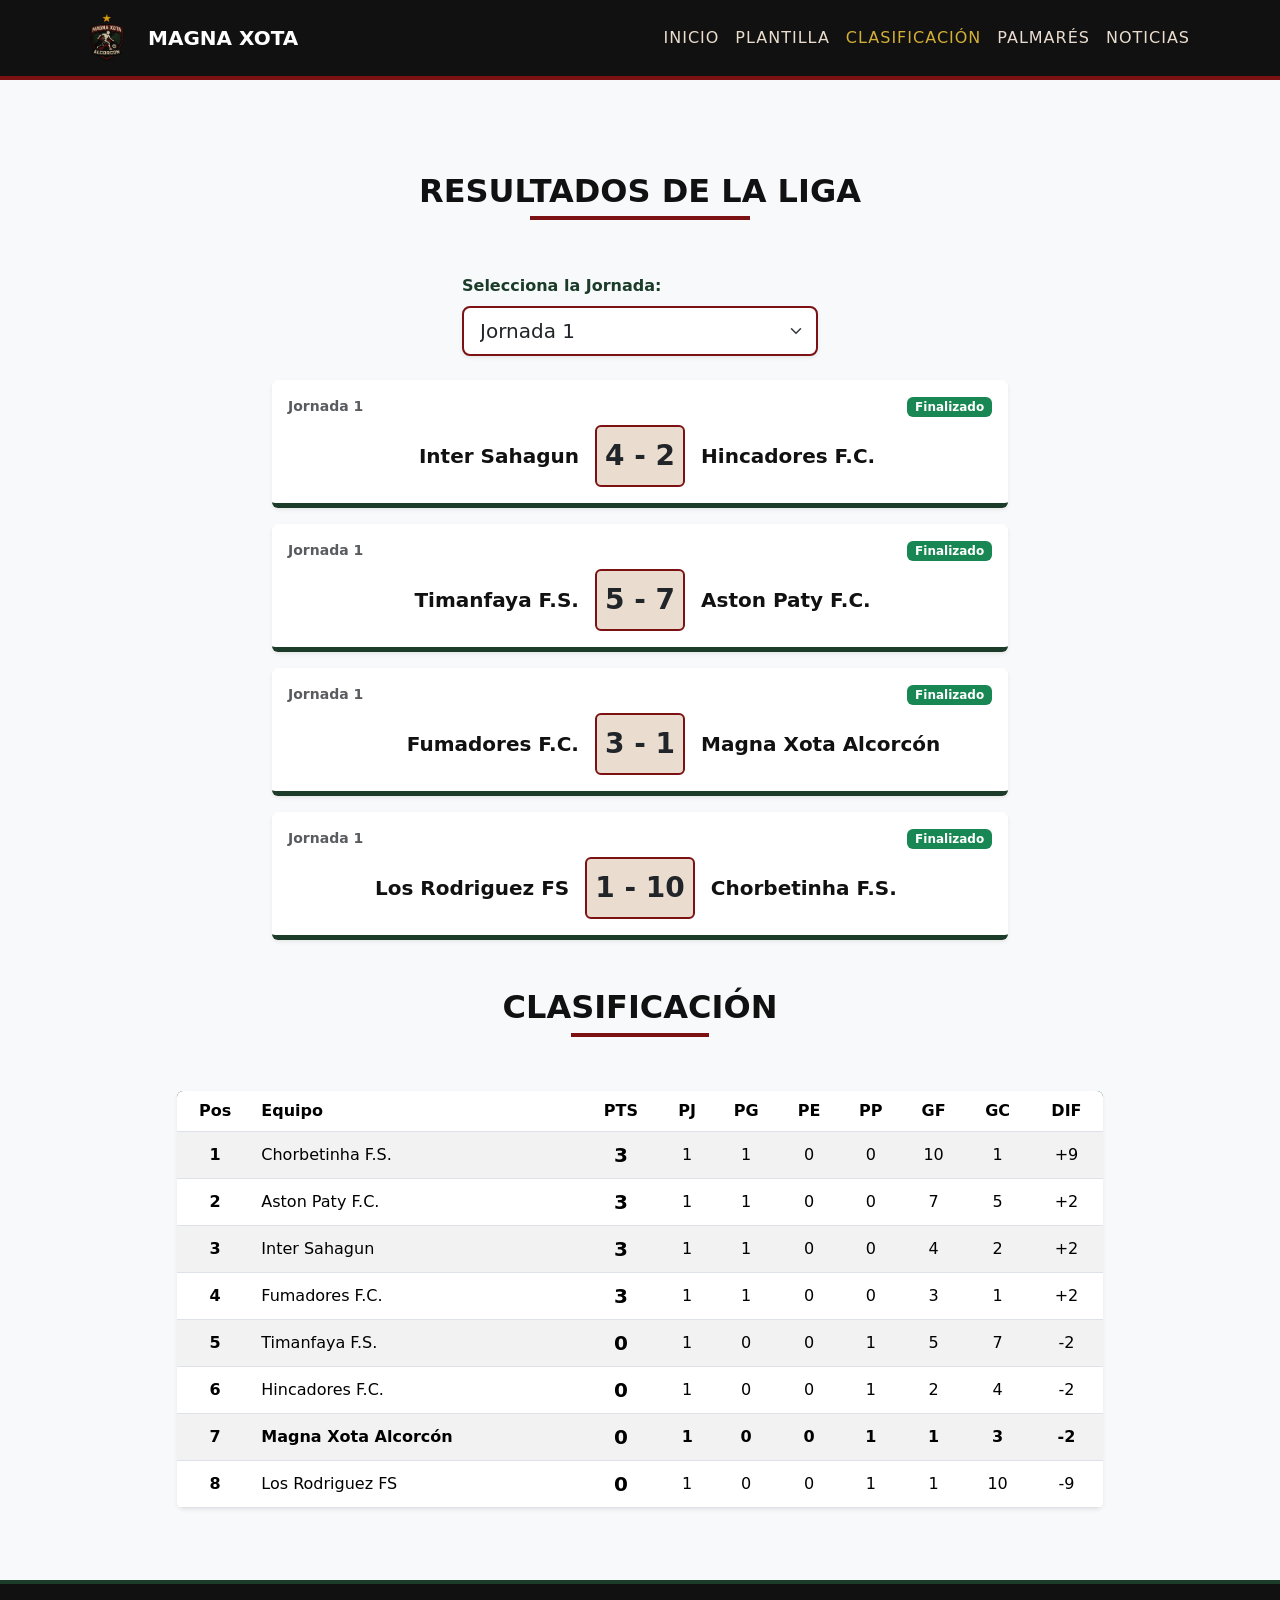
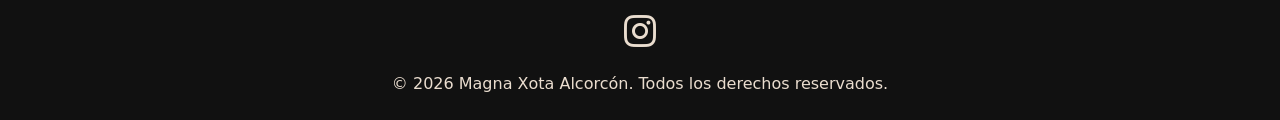
<file: clasificacion.html>
<!DOCTYPE html>
<html lang="es">
<head>
    <meta charset="UTF-8">
    <meta name="viewport" content="width=device-width, initial-scale=1.0">
    <title>Magna Xota Alcorcón | Clasificación</title>
    <link href="https://cdn.jsdelivr.net/npm/bootstrap@5.3.2/dist/css/bootstrap.min.css" rel="stylesheet">
    <link rel="stylesheet" href="https://cdn.jsdelivr.net/npm/bootstrap-icons@1.11.1/font/bootstrap-icons.css">
    <link rel="stylesheet" href="css/styles.css">
</head>
<body>

    <nav class="navbar navbar-expand-lg navbar-magna fixed-top">
        <div class="container">
            <a class="navbar-brand d-flex align-items-center" href="index.html">
                <img src="img/escudo.png" alt="Escudo" width="50" class="me-3">
                <span class="text-white fw-bold d-none d-sm-block">MAGNA XOTA</span>
            </a>
            <button class="navbar-toggler" type="button" data-bs-toggle="collapse" data-bs-target="#navbarNav">
                <span class="navbar-toggler-icon" style="filter: invert(1);"></span>
            </button>
            <div class="collapse navbar-collapse" id="navbarNav">
                <ul class="navbar-nav ms-auto">
                    <li class="nav-item"><a class="nav-link" href="index.html">Inicio</a></li>
                    <li class="nav-item"><a class="nav-link" href="plantilla.html">Plantilla</a></li>
                    <li class="nav-item"><a class="nav-link active" href="clasificacion.html">Clasificación</a></li>
                    <li class="nav-item"><a class="nav-link" href="palmares.html">Palmarés</a></li>
                    <li class="nav-item"><a class="nav-link" href="noticias.html">Noticias</a></li>
                </ul>
            </div>
        </div>
    </nav>

    <main>
        <section class="py-5 mt-4">
            <div class="container py-4">
                
                <div class="text-center mb-4">
                    <h2 class="section-title">Resultados de la Liga</h2>
                </div>

                <div class="row justify-content-center mb-4">
                    <div class="col-md-4 col-sm-8">
                        <label for="selector-jornada" class="form-label fw-bold" style="color: var(--mx-verde);">Selecciona la Jornada:</label>
                        <select id="selector-jornada" class="form-select form-select-lg shadow-sm border-2" style="border-color: var(--mx-granate);">
                            </select>
                    </div>
                </div>

                <div class="row justify-content-center">
                    <div class="col-lg-8">
                        <div id="contenedor-resultados" class="d-flex flex-column gap-3"></div>
                    </div>
                </div>

                <div class="text-center mt-5 mb-4">
                    <h2 class="section-title">Clasificación</h2>
                </div>
                <div class="row justify-content-center">
                    <div class="col-lg-10">
                        <div class="table-responsive shadow-sm rounded">
                            <table class="table table-hover table-striped mb-0 text-center align-middle bg-white">
                                <thead style="background-color: var(--mx-verde); color: var(--mx-crema);">
                                    <tr>
                                        <th>Pos</th>
                                        <th class="text-start">Equipo</th>
                                        <th>PTS</th>
                                        <th>PJ</th>
                                        <th>PG</th>
                                        <th>PE</th>
                                        <th>PP</th>
                                        <th>GF</th>
                                        <th>GC</th>
                                        <th>DIF</th>
                                    </tr>
                                </thead>
                                <tbody id="cuerpo-clasificacion"></tbody>
                            </table>
                        </div>
                    </div>
                </div>

            </div>
        </section>
    </main>

    <footer class="footer-magna py-4">
        <div class="container d-flex flex-column align-items-center">
            <a href="https://instagram.com/TU_CUENTA_AQUI" target="_blank" class="social-icon fs-2 mb-3"><i class="bi bi-instagram"></i></a>
            <p class="mb-0 text-center">© 2026 Magna Xota Alcorcón. Todos los derechos reservados.</p>
        </div>
    </footer>

    <script src="https://cdn.jsdelivr.net/npm/bootstrap@5.3.2/dist/js/bootstrap.bundle.min.js"></script>
    <script src="js/main.js"></script>
</body>
</html>
</file>
<file: css/styles.css>
:root {
    --mx-granate: #7b1113;
    --mx-verde: #1a3c28;
    --mx-negro: #111111;
    --mx-crema: #eaddcf;
    --mx-dorado: #d4af37;
}

body {
    background-color: #f8f9fa; /* Un gris muy claro para el fondo general */
    font-family: system-ui, -apple-system, "Segoe UI", Roboto, "Helvetica Neue", Arial, sans-serif;
}

/* Navegación */
.navbar-magna {
    background-color: var(--mx-negro);
    border-bottom: 4px solid var(--mx-granate);
}
.navbar-magna .nav-link {
    color: var(--mx-crema) !important;
    font-weight: 500;
    text-transform: uppercase;
    letter-spacing: 1px;
    transition: color 0.3s;
}
.navbar-magna .nav-link:hover {
    color: var(--mx-dorado) !important;
}

/* Sección Inicio (Hero) */
.hero-section {
    position: relative;
    background-image: url('../img/hero-fondo.jpg'); /* Imagen de fondo */
    background-size: cover;
    background-position: center;
    color: var(--mx-crema);
    padding: 150px 0;
    text-shadow: 2px 2px 8px rgba(0,0,0,0.8);
}
.hero-overlay {
    position: absolute;
    top: 0; left: 0; right: 0; bottom: 0;
    background-color: rgba(26, 60, 40, 0.7); /* Capa verde semitransparente */
}
.hero-content {
    position: relative;
    z-index: 2;
}

/* Títulos de sección */
.section-title {
    color: var(--mx-negro);
    font-weight: 800;
    text-transform: uppercase;
    margin-bottom: 40px;
    position: relative;
    display: inline-block;
}
.section-title::after {
    content: '';
    position: absolute;
    width: 50%;
    height: 4px;
    background-color: var(--mx-granate);
    bottom: -10px;
    left: 25%;
}

/* Tarjetas de Plantilla */
.card-jugador {
    border: none;
    border-bottom: 5px solid var(--mx-verde);
    box-shadow: 0 4px 6px rgba(0,0,0,0.1);
    transition: transform 0.3s;
}
.card-jugador:hover {
    transform: translateY(-5px);
    border-bottom: 5px solid var(--mx-dorado);
}
.dorsal {
    position: absolute;
    top: 10px;
    right: 10px;
    background-color: var(--mx-granate);
    color: white;
    font-weight: bold;
    width: 40px;
    height: 40px;
    border-radius: 50%;
    display: flex;
    align-items: center;
    justify-content: center;
    font-size: 1.2rem;
    border: 2px solid var(--mx-dorado);
}

/* Footer */
.footer-magna {
    background-color: var(--mx-negro);
    color: var(--mx-crema);
    border-top: 4px solid var(--mx-verde);
}

:root {
    --mx-granate: #7b1113;
    --mx-verde: #1a3c28;
    --mx-negro: #111111;
    --mx-crema: #eaddcf;
    --mx-dorado: #d4af37;
}

body {
    background-color: #f8f9fa;
    font-family: system-ui, -apple-system, "Segoe UI", Roboto, "Helvetica Neue", Arial, sans-serif;
    /* Ajuste para que el menú fijo no tape el contenido */
    padding-top: 76px; 
    display: flex;
    flex-direction: column;
    min-height: 100vh;
}

/* Navegación */
.navbar-magna {
    background-color: var(--mx-negro);
    border-bottom: 4px solid var(--mx-granate);
}
.navbar-magna .nav-link {
    color: var(--mx-crema) !important;
    font-weight: 500;
    text-transform: uppercase;
    letter-spacing: 1px;
    transition: color 0.3s;
}
.navbar-magna .nav-link:hover, .navbar-magna .nav-link.active {
    color: var(--mx-dorado) !important;
}

/* Sección Inicio (Hero) */
.hero-section {
    position: relative;
    background-image: url('../img/hero-fondo.jpg');
    background-size: cover;
    background-position: center;
    color: var(--mx-crema);
    padding: 120px 0;
    text-shadow: 2px 2px 8px rgba(0,0,0,0.8);
}
.hero-overlay {
    position: absolute;
    top: 0; left: 0; right: 0; bottom: 0;
    background-color: rgba(26, 60, 40, 0.75);
}
.hero-content {
    position: relative;
    z-index: 2;
}

/* Títulos de sección */
.section-title {
    color: var(--mx-negro);
    font-weight: 800;
    text-transform: uppercase;
    margin-bottom: 40px;
    position: relative;
    display: inline-block;
}
.section-title::after {
    content: '';
    position: absolute;
    width: 50%;
    height: 4px;
    background-color: var(--mx-granate);
    bottom: -10px;
    left: 25%;
}

/* Tarjetas (Plantilla y Noticias) */
.card-magna {
    border: none;
    border-bottom: 5px solid var(--mx-verde);
    box-shadow: 0 4px 6px rgba(0,0,0,0.1);
    transition: transform 0.3s;
}
.card-magna:hover {
    transform: translateY(-5px);
    border-bottom: 5px solid var(--mx-dorado);
}
.dorsal {
    position: absolute;
    top: 10px;
    right: 10px;
    background-color: var(--mx-granate);
    color: white;
    font-weight: bold;
    width: 40px;
    height: 40px;
    border-radius: 50%;
    display: flex;
    align-items: center;
    justify-content: center;
    font-size: 1.2rem;
    border: 2px solid var(--mx-dorado);
}

/* Footer y Redes */
main {
    flex: 1; /* Empuja el footer siempre abajo */
}
.footer-magna {
    background-color: var(--mx-negro);
    color: var(--mx-crema);
    border-top: 4px solid var(--mx-verde);
}
.social-icon {
    color: var(--mx-crema);
    transition: color 0.3s, transform 0.3s;
    display: inline-block;
}
.social-icon:hover {
    color: var(--mx-dorado);
    transform: scale(1.1);
}
</file>
